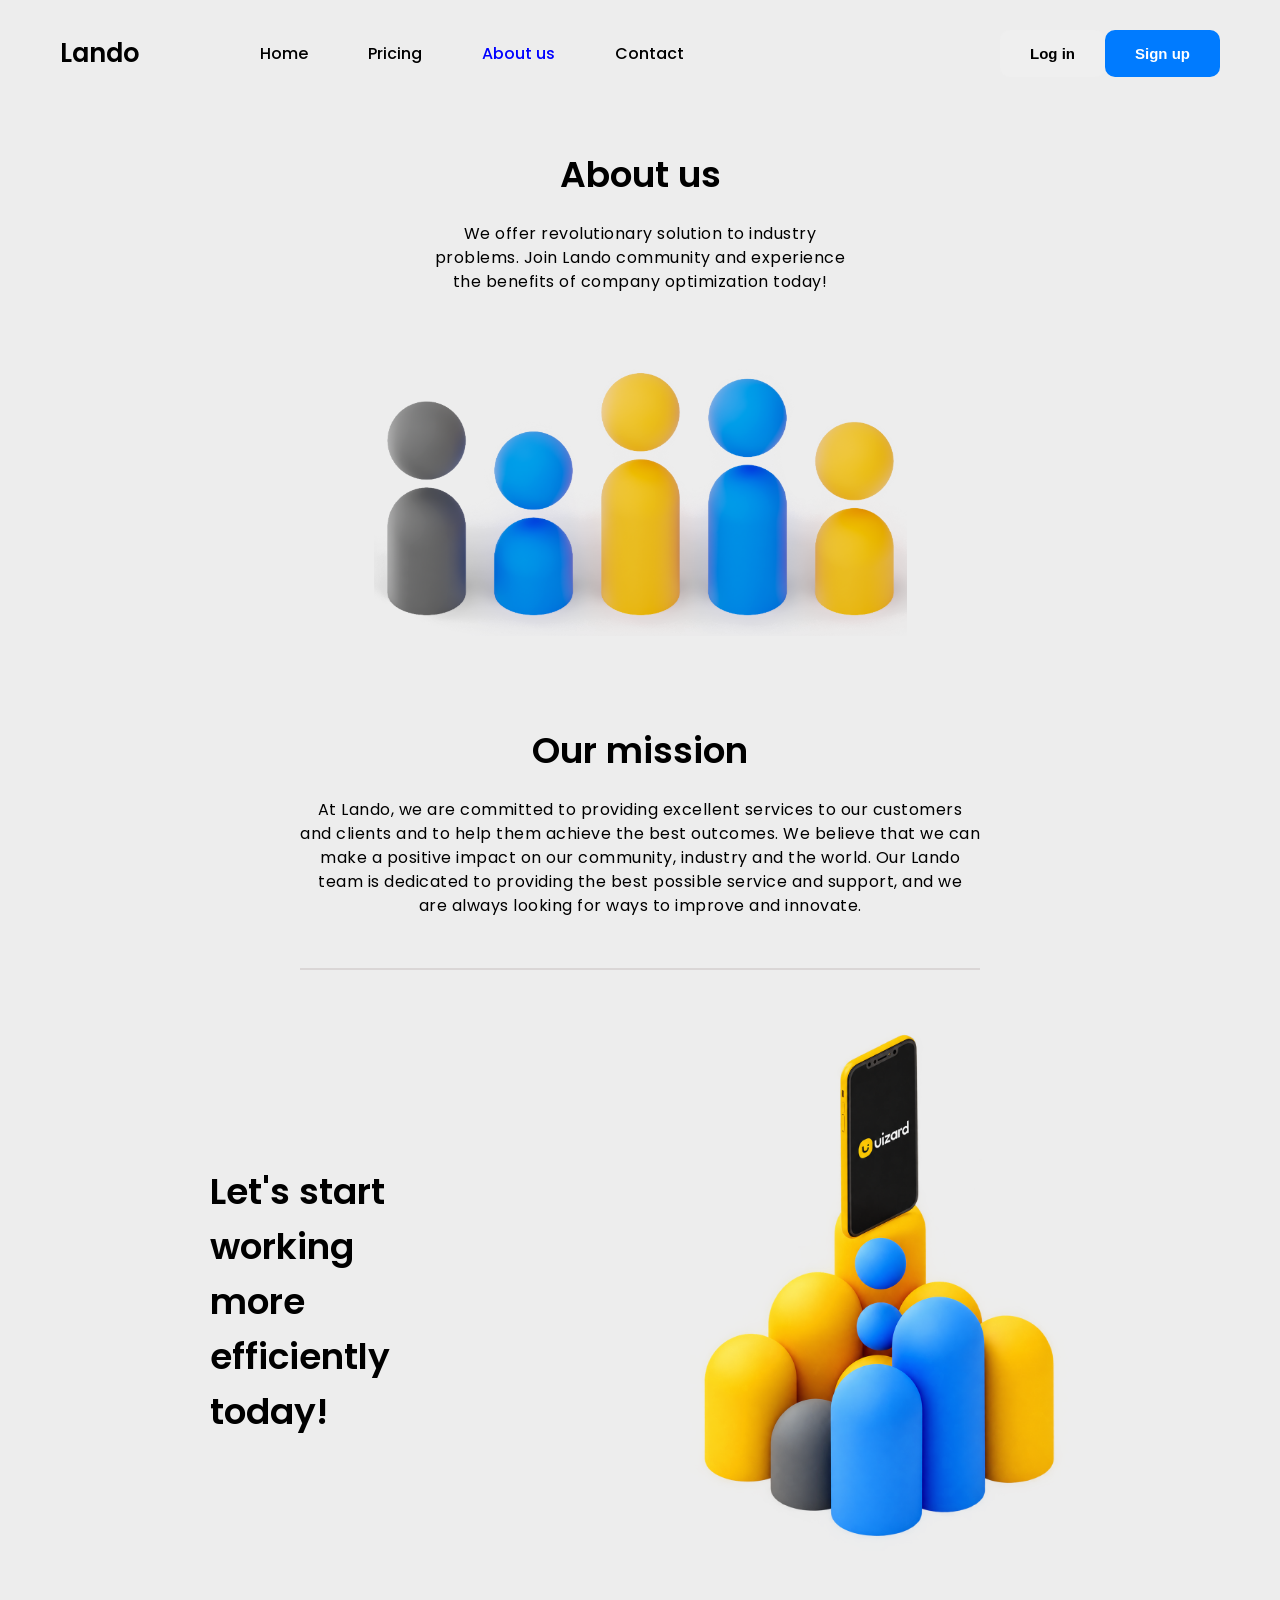
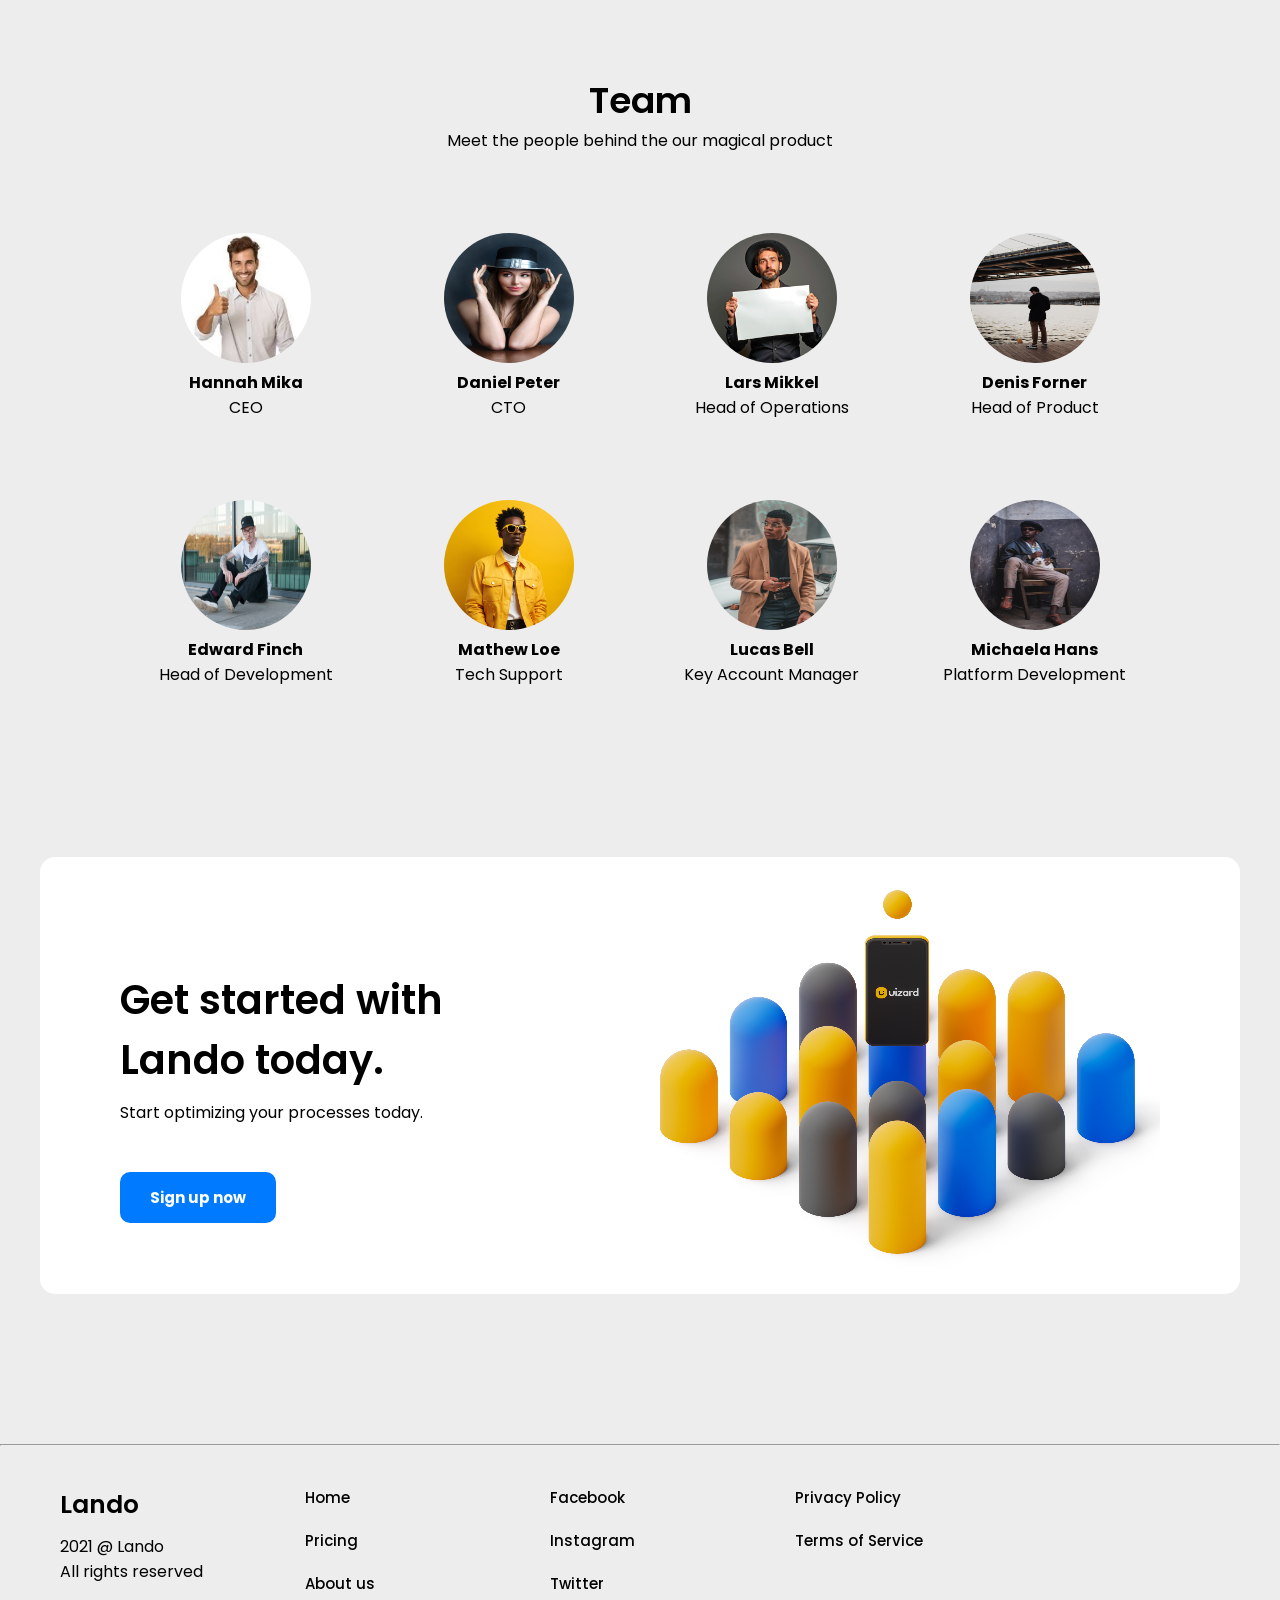
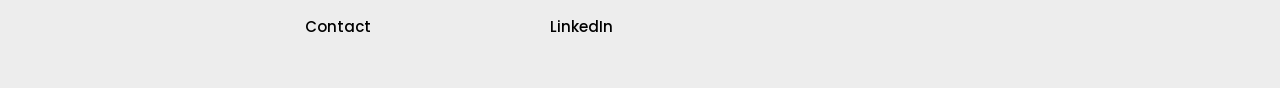
<file: pages/about.html>
<!doctype html>
<html lang="en">
  <head>
    <meta charset="UTF-8" />
    <meta name="viewport" content="width=device-width, initial-scale=1.0" />
    <title>Lando</title>
    <link rel="stylesheet" href="../css/style.css" />
    <link rel="stylesheet" href="../css/about.css" />
    <link
      rel="stylesheet"
      href="https://cdnjs.cloudflare.com/ajax/libs/font-awesome/6.5.1/css/all.min.css"
    />
  </head>
  <body>
    <header id="about-header">
      <nav class="container nav-section">
        <!--logo-->
        <div class="nav-left">
          <a class="logo" href="./index.html">Lando</a>
          <!--nav-links-->
          <ul class="nav-links">
            <li><a href="../index.html">Home</a></li>
            <li><a href="./pricing.html">Pricing</a></li>
            <li><a href="./about.html" class="active">About us</a></li>
            <li><a href="./contact.html">Contact</a></li>
          </ul>
        </div>
        <button class="harm-burger"><i class="fa-solid fa-bars"></i></button>
        <!--buttons-->
        <div class="btn-grp">
          <button class="btn btn1">Log in</button>
          <button class="btn btn2">Sign up</button>
        </div>
      </nav>
    </header>
    <main>
      <section id="about-section">
        <div class="container">
          <div class="about">
            <h3>About us</h3>
            <p>
              We offer revolutionary solution to industry<br />
              problems. Join Lando community and experience<br />
              the benefits of company optimization today!
            </p>
            <div class="about-img">
              <img
                src="../assets/images/Lando_people_only.png"
                alt="about-img"
                loading="lazy"
              />
            </div>
            <div class="mission">
              <h3>Our mission</h3>
              <p>
                At Lando, we are committed to providing excellent services to
                our customers<br />
                and clients and to help them achieve the best outcomes. We
                believe that we can<br />
                make a positive impact on our community, industry and the world.
                Our Lando<br />
                team is dedicated to providing the best possible service and
                support, and we<br />
                are always looking for ways to improve and innovate.
              </p>
              <div class="divider"></div>
            </div>
          </div>
        </div>
      </section>
      <!--About-section-2-->
      <section id="about-section-2">
        <div class="container">
          <div class="about-2">
            <div class="a-left">
              <h3>
                Let's start<br />
                working<br />
                more <br />efficiently<br />
                today!
              </h3>
            </div>
            <div class="a-right">
              <img
                src="../assets/images/Hero-img.png"
                alt="about-img"
                loading="lazy"
              />
            </div>
          </div>
        </div>
      </section>
      <!--Team-section-->
      <section id="about-team">
        <div class="container">
          <div class="team">
            <h3>Team</h3>
            <p>Meet the people behind the our magical product</p>
            <div class="photo-section">
              <div class="img-section">
                <img
                  class="i"
                  src="../assets/images/peoples/people-1.jpg"
                  alt="team-img"
                  loading="lazy"
                />
                <h4>Hannah Mika</h4>
                <p>CEO</p>
              </div>
              <div class="img-section">
                <img
                  class="i"
                  src="../assets/images/peoples/people-2.jpg"
                  alt="team-img"
                  loading="lazy"
                />
                <h4>Daniel Peter</h4>
                <p>CTO</p>
              </div>
              <div class="img-section">
                <img
                  class="i"
                  src="../assets/images/peoples/people-3.png"
                  alt="team-img"
                  loading="lazy"
                />
                <h4>Lars Mikkel</h4>
                <p>Head of Operations</p>
              </div>
              <div class="img-section">
                <img
                  class="i"
                  src="../assets/images/peoples/people-4.jpg"
                  alt="team-img"
                  loading="lazy"
                />
                <h4>Denis Forner</h4>
                <p>Head of Product</p>
              </div>
              <div class="img-section">
                <img
                  class="i"
                  src="../assets/images/peoples/people-5.jpg"
                  alt="team-img"
                  loading="lazy"
                />
                <h4>Edward Finch</h4>
                <p>Head of Development</p>
              </div>
              <div class="img-section">
                <img
                  class="i"
                  src="../assets/images/peoples/people-6.jpg"
                  alt="team-img"
                  loading="lazy"
                />
                <h4>Mathew Loe</h4>
                <p>Tech Support</p>
              </div>
              <div class="img-section">
                <img
                  class="i"
                  src="../assets/images/peoples/people-7.jpg"
                  alt="team-img"
                  loading="lazy"
                />
                <h4>Lucas Bell</h4>
                <p>Key Account Manager</p>
              </div>
              <div class="img-section">
                <img
                  class="i"
                  src="../assets/images/peoples/people.jpg"
                  alt="team-img"
                  loading="lazy"
                />
                <h4>Michaela Hans</h4>
                <p>Platform Development</p>
              </div>
            </div>
          </div>
        </div>
      </section>
      <!--last-feature-->
      <section id="last-feature-about">
        <div class="container last-feature about-last">
          <div class="left">
            <h3>
              Get started with <br />
              Lando today.
            </h3>
            <p>Start optimizing your processes today.</p>
            <div class="signup-link-btn">
              <a class="btn btn2">Sign up now</a>
            </div>
          </div>
          <div class="right">
            <img src="../assets/images/last-img.png" />
          </div>
        </div>
      </section>
      <hr />
    </main>
    <!--footer-section-->
    <footer id="footer">
      <div class="container footer-section">
        <div>
          <h4>Lando</h4>
          <p>2021 @ Lando</p>
          <p>All rights reserved</p>
        </div>
        <div class="first-col common">
          <a href="#">Home</a><a href="#">Pricing</a><a href="#">About us</a
          ><a href="#">Contact</a>
        </div>
        <div class="second-col common">
          <a href="#">Facebook</a><a href="#">Instagram</a><a href="">Twitter</a
          ><a href="#">LinkedIn</a>
        </div>
        <div class="third-col common">
          <a href="#">Privacy Policy</a>
          <a href="#">Terms of Service</a>
        </div>
      </div>
    </footer>
    <script src="../script/script.js"></script>
  </body>
</html>
</file>
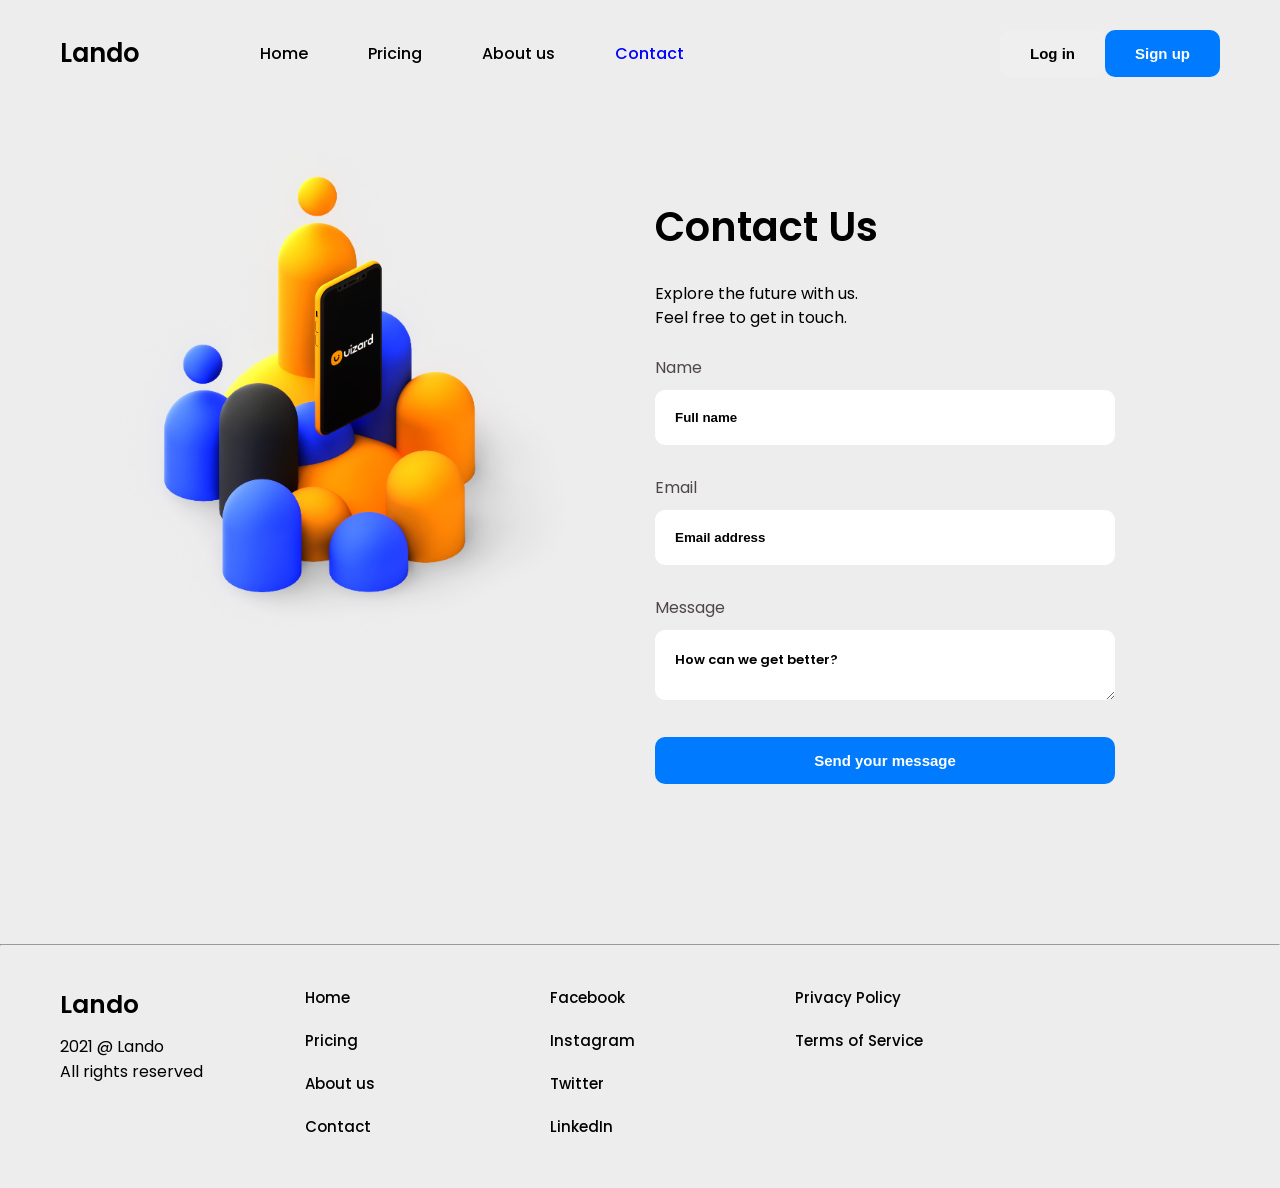
<file: pages/contact.html>
<!doctype html>
<html lang="en">
  <head>
    <meta charset="UTF-8" />
    <meta name="viewport" content="width=device-width, initial-scale=1.0" />
    <link rel="stylesheet" href="../css/style.css" />
    <link rel="stylesheet" href="../css/contact.css" />
    <link
      rel="stylesheet"
      href="https://cdnjs.cloudflare.com/ajax/libs/font-awesome/6.5.1/css/all.min.css"
    />
    <title>Lando</title>
  </head>
  <body>
    <header>
      <nav class="container nav-section">
        <!--logo-->
        <div class="nav-left">
          <a class="logo" href="./index.html">Lando</a>
          <!--nav-links-->
          <ul class="nav-links">
            <li><a href="../index.html">Home</a></li>
            <li><a href="./pricing.html">Pricing</a></li>
            <li><a href="./about.html">About us</a></li>
            <li><a href="./contact.html" class="active">Contact</a></li>
          </ul>
        </div>
        <button class="harm-burger"><i class="fa-solid fa-bars"></i></button>
        <!--buttons-->
        <div class="btn-grp">
          <button class="btn btn1">Log in</button>
          <button class="btn btn2">Sign up</button>
        </div>
      </nav>
    </header>
    <main>
      <section id="contact-header">
        <div class="container contact">
          <div class="c-left">
            <img
              src="../assets/images/Lando_Illustration.png"
              alt="lando-img"
              loading="lazy"
            />
          </div>
          <div class="c-right">
            <h3>Contact Us</h3>
            <p>Explore the future with us.<br />Feel free to get in touch.</p>
            <div class="form">
              <form class="form-section">
                <div>
                  <label class="label" for="name">Name</label><br />
                  <input
                    class="input"
                    type="text"
                    id="name"
                    placeholder="Full name"
                  />
                </div>
                <div>
                  <label class="label" for="email">Email</label><br />
                  <input
                    class="input"
                    type="email"
                    id="email"
                    placeholder="Email address"
                  />
                </div>
                <div>
                  <label class="label" for="message">Message</label><br />
                  <textarea
                    class="input"
                    type="text"
                    id="message"
                    placeholder="How can we get better?"
                  ></textarea>
                </div>
                <button class="btn btn2">Send your message</button>
              </form>
            </div>
          </div>
        </div>
      </section>
      <hr />
    </main>
    <!--Footer-section-->
    <footer id="footer-section">
      <div class="container footer-section">
        <div>
          <h4>Lando</h4>
          <p>2021 @ Lando</p>
          <p>All rights reserved</p>
        </div>
        <div class="first-col common">
          <a href="#">Home</a><a href="#">Pricing</a><a href="#">About us</a
          ><a href="#">Contact</a>
        </div>
        <div class="second-col common">
          <a href="#">Facebook</a><a href="#">Instagram</a><a href="">Twitter</a
          ><a href="#">LinkedIn</a>
        </div>
        <div class="third-col common">
          <a href="#">Privacy Policy</a>
          <a href="#">Terms of Service</a>
        </div>
      </div>
    </footer>
    <script src="../script/script.js"></script>
  </body>
</html>
</file>
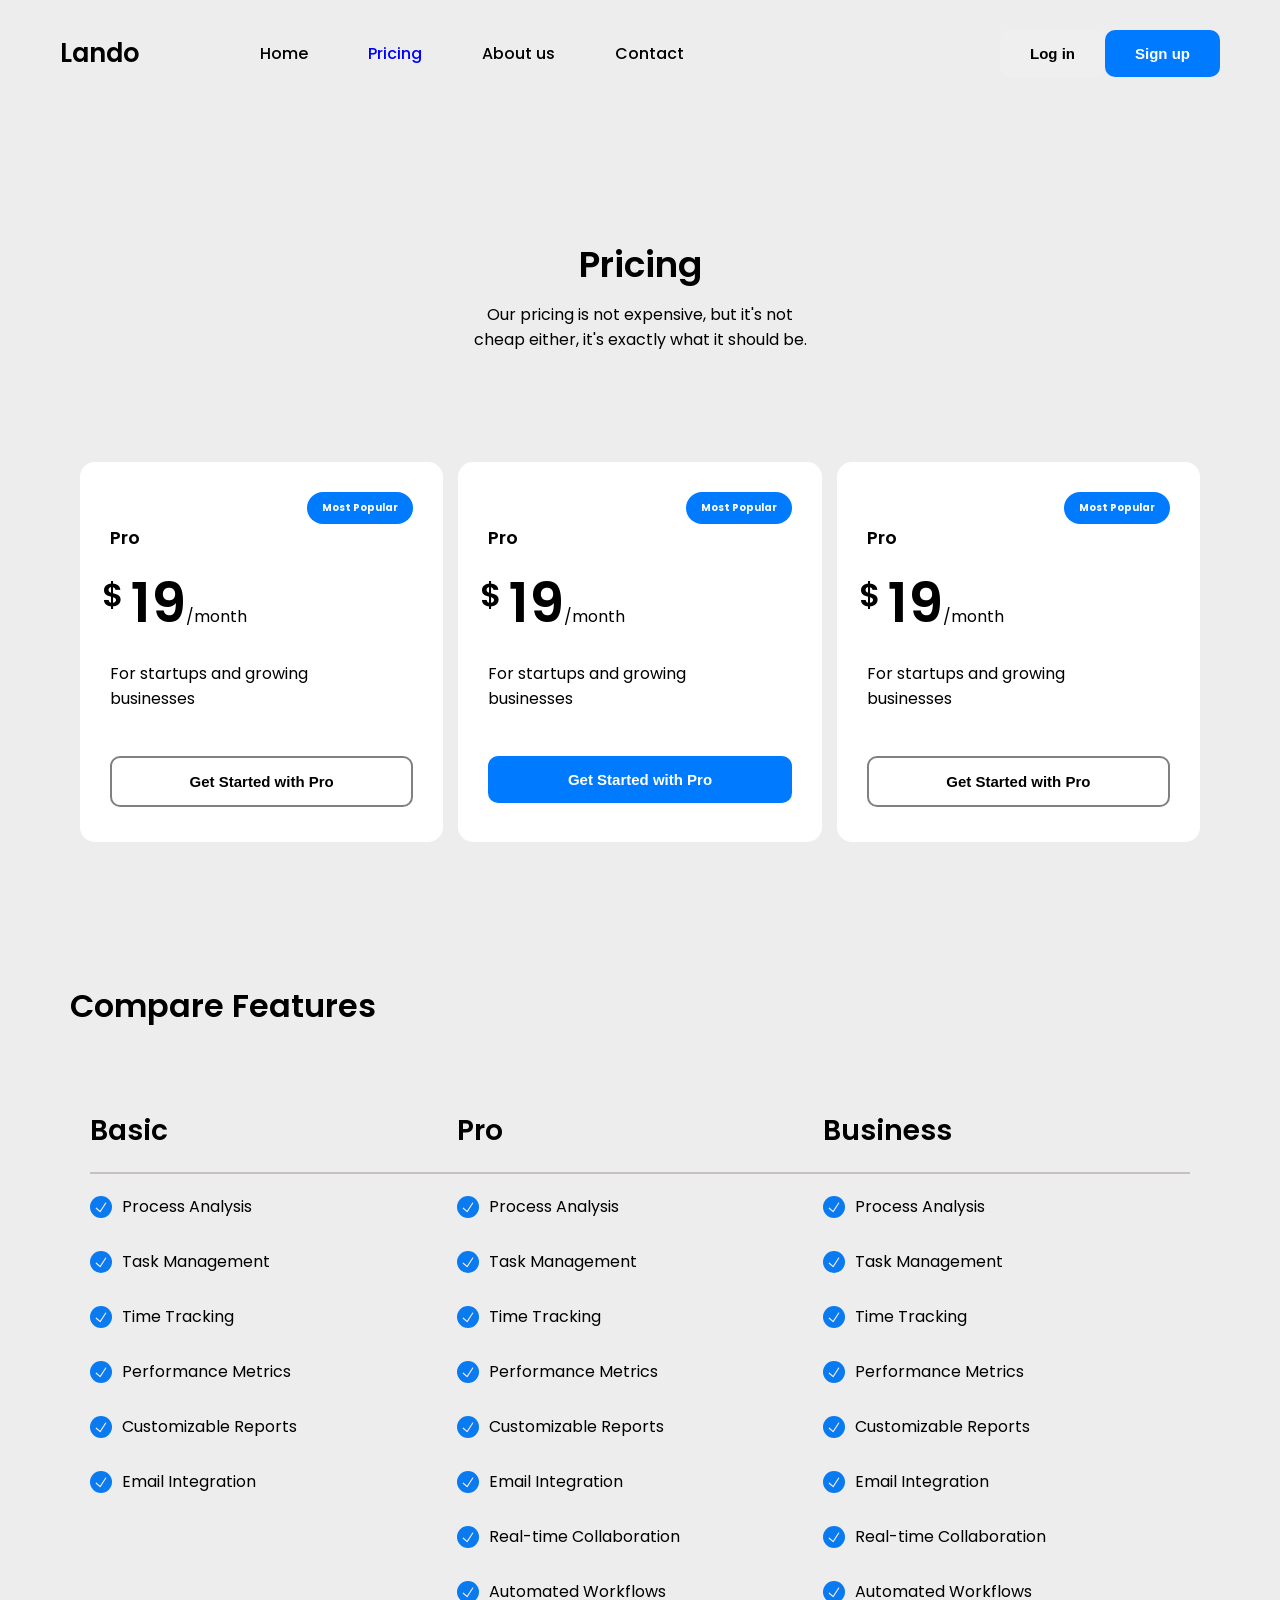
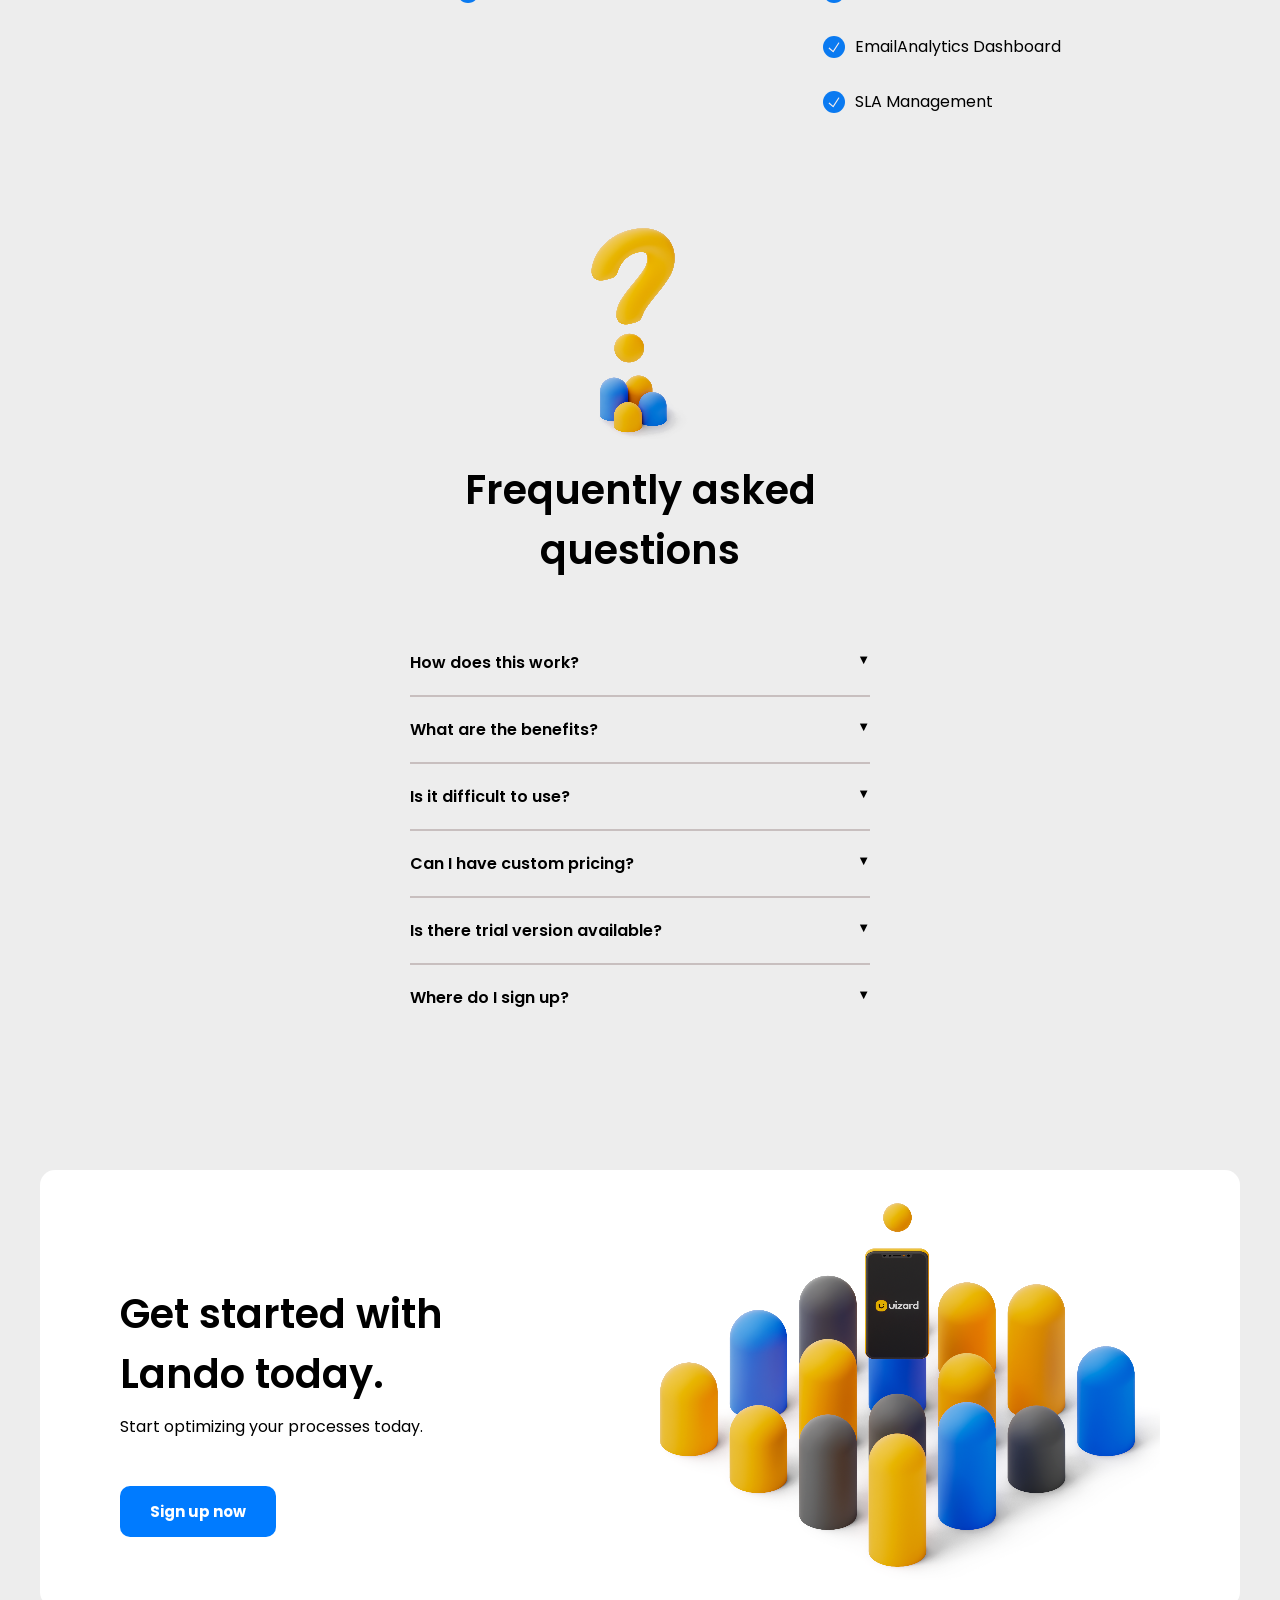
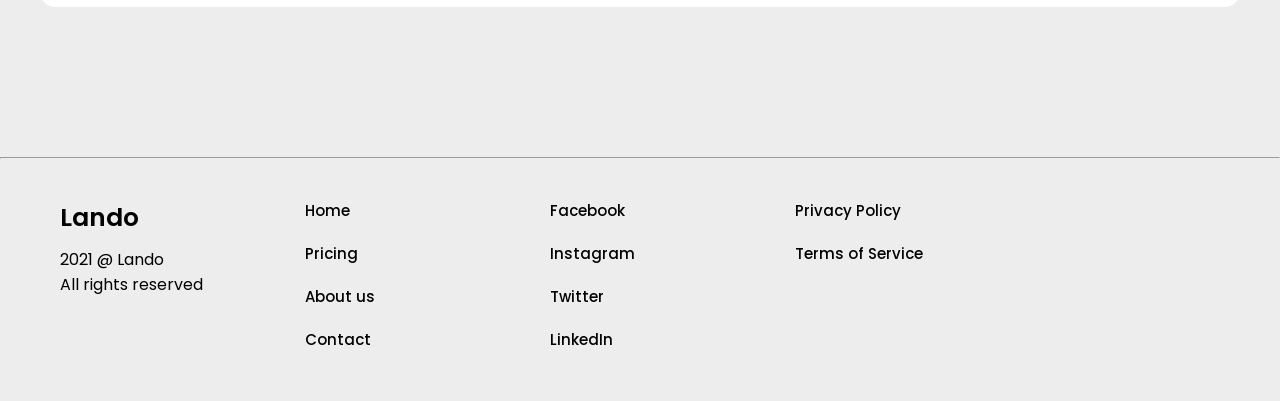
<file: pages/pricing.html>
<!doctype html>
<html lang="en">
  <head>
    <meta charset="UTF-8" />
    <meta name="viewport" content="width=device-width, initial-scale=1.0" />
    <link rel="stylesheet" href="../css/style.css" />
    <link rel="stylesheet" href="../css/price.css" />
    <link
      rel="stylesheet"
      href="https://cdnjs.cloudflare.com/ajax/libs/font-awesome/6.5.1/css/all.min.css"
    />
    <title>Lando</title>
  </head>
  <body>
    <header>
      <nav class="container nav-section">
        <!--logo-->
        <div class="nav-left">
          <a class="logo" href="./index.html">Lando</a>
          <!--nav-links-->
          <ul class="nav-links">
            <li><a href="../index.html">Home</a></li>
            <li><a href="./pricing.html" class="active">Pricing</a></li>
            <li><a href="./about.html">About us</a></li>
            <li><a href="./contact.html">Contact</a></li>
          </ul>
        </div>
        <button class="harm-burger"><i class="fa-solid fa-bars"></i></button>
        <!--buttons-->
        <div class="btn-grp">
          <button class="btn btn1">Log in</button>
          <button class="btn btn2">Sign up</button>
        </div>
      </nav>
    </header>
    <main>
      <!--Pricing-section-->
      <section id="pricing-section">
        <div class="container pricing">
          <div class="price-heading">
            <h3>Pricing</h3>
            <p class="para-2">
              Our pricing is not expensive, but it's not<br />
              cheap either, it's exactly what it should be.
            </p>
          </div>
          <div class="card-container">
            <div class="card">
              <div class="popular">
                <div><p>Most Popular</p></div>
              </div>
              <div class="para-section">
                <p class="subscription-name">Pro</p>
                <p class="subscription-amount">
                  <span class="symbol">$</span
                  ><span class="amount">19</span>/month
                </p>
                <p class="subscription-details">
                  For startups and growing<br />
                  businesses
                </p>
                <button class="btn3 btn btn-price">Get Started with Pro</button>
              </div>
            </div>
            <div class="card card-2">
              <div class="popular">
                <div><p>Most Popular</p></div>
              </div>
              <div class="para-section">
                <p class="subscription-name">Pro</p>
                <p class="subscription-amount">
                  <span class="symbol">$</span
                  ><span class="amount">19</span>/month
                </p>
                <p class="subscription-details">
                  For startups and growing<br />
                  businesses
                </p>
                <button class="btn2 btn btn-price">Get Started with Pro</button>
              </div>
            </div>
            <div class="card">
              <div class="popular">
                <div><p>Most Popular</p></div>
              </div>
              <div class="para-section">
                <p class="subscription-name">Pro</p>
                <p class="subscription-amount">
                  <span class="symbol">$</span
                  ><span class="amount">19</span>/month
                </p>
                <p class="subscription-details">
                  For startups and growing<br />
                  businesses
                </p>
                <button class="btn3 btn btn-price">Get Started with Pro</button>
              </div>
            </div>
          </div>
        </div>
      </section>
      <!--Features-->
      <section id="feature-section">
        <div class="container compare-feature">
          <h3>Compare Features</h3>
          <div class="grid-section">
            <div>
              <h3>Basic</h3>
              <p class="divider-2"></p>
              <div class="special-feature">
                <div class="special">
                 <div class="icon-section"><img src="../assets/icons/icons8-tick.svg" alt="icon-img" loading="lazy"/></div>
                  <p>Process Analysis</p>
                </div>
                <div class="special">
                  <div class="icon-section"><img src="../assets/icons/icons8-tick.svg" alt="icon-img" loading="lazy"/></div>
                  <p>Task Management</p>
                </div>
                <div class="special">
                 <div class="icon-section"><img src="../assets/icons/icons8-tick.svg" alt="icon-img" loading="lazy"/></div>
                  <p>Time Tracking</p>
                </div>
                <div class="special">
                  <div class="icon-section"><img src="../assets/icons/icons8-tick.svg" alt="icon-img" loading="lazy"/></div>
                  <p>Performance Metrics</p>
                </div>
                <div class="special">
                 <div class="icon-section"><img src="../assets/icons/icons8-tick.svg" alt="icon-img" loading="lazy"/></div>
                  <p>Customizable Reports</p>
                </div>
                <div class="special">
                  <div class="icon-section"><img src="../assets/icons/icons8-tick.svg" alt="icon-img" loading="lazy"/></div>
                  <p>Email Integration</p>
                </div>
              </div>
            </div>
            <div>
              <h3>Pro</h3>
              <p class="divider-2"></p>
              <div class="special-feature">
                <div class="special">
                  <div class="icon-section"><img src="../assets/icons/icons8-tick.svg" alt="icon-img" loading="lazy"/></div>
                  <p>Process Analysis</p>
                </div>
                <div class="special">
                 <div class="icon-section"><img src="../assets/icons/icons8-tick.svg" alt="icon-img" loading="lazy"/></div>
                  <p>Task Management</p>
                </div>
                <div class="special">
                 <div class="icon-section"><img src="../assets/icons/icons8-tick.svg" alt="icon-img" loading="lazy"/></div>
                  <p>Time Tracking</p>
                </div>
                <div class="special">
                  <div class="icon-section"><img src="../assets/icons/icons8-tick.svg" alt="icon-img" loading="lazy"/></div>
                  <p>Performance Metrics</p>
                </div>
                <div class="special">
                 <div class="icon-section"><img src="../assets/icons/icons8-tick.svg" alt="icon-img" loading="lazy"/></div>
                  <p>Customizable Reports</p>
                </div>
                <div class="special">
                 <div class="icon-section"><img src="../assets/icons/icons8-tick.svg" alt="icon-img" loading="lazy"/></div>
                  <p>Email Integration</p>
                </div>
                <div class="special">
                  <div class="icon-section"><img src="../assets/icons/icons8-tick.svg" alt="icon-img" loading="lazy"/></div>
                  <p>Real-time Collaboration</p>
                </div>
                <div class="special">
                  <div class="icon-section"><img src="../assets/icons/icons8-tick.svg" alt="icon-img" loading="lazy"/></div>
                  <p>Automated Workflows</p>
                </div>
              </div>
            </div>
            <div>
              <h3>Business</h3>
              <p class="divider-2"></p>
              <div class="special-feature">
                <div class="special">
                  <div class="icon-section"><img src="../assets/icons/icons8-tick.svg" alt="icon-img" loading="lazy"/></div>
                  <p>Process Analysis</p>
                </div>
                <div class="special">
                  <div class="icon-section"><img src="../assets/icons/icons8-tick.svg" alt="icon-img" loading="lazy"/></div>
                  <p>Task Management</p>
                </div>
                <div class="special">
                  <div class="icon-section"><img src="../assets/icons/icons8-tick.svg" alt="icon-img" loading="lazy"/></div>
                  <p>Time Tracking</p>
                </div>
                <div class="special">
                 <div class="icon-section"><img src="../assets/icons/icons8-tick.svg" alt="icon-img" loading="lazy"/></div>
                  <p>Performance Metrics</p>
                </div>
                <div class="special">
                  <div class="icon-section"><img src="../assets/icons/icons8-tick.svg" alt="icon-img" loading="lazy"/></div>
                  <p>Customizable Reports</p>
                </div>
                <div class="special">
                 <div class="icon-section"><img src="../assets/icons/icons8-tick.svg" alt="icon-img" loading="lazy"/></div>
                  <p>Email Integration</p>
                </div>
                <div class="special">
                  <div class="icon-section"><img src="../assets/icons/icons8-tick.svg" alt="icon-img" loading="lazy"/></div>
                  <p>Real-time Collaboration</p>
                </div>
                <div class="special">
                  <div class="icon-section"><img src="../assets/icons/icons8-tick.svg" alt="icon-img" loading="lazy"/></div>
                  <p>Automated Workflows</p>
                </div>
                <div class="special">
                 <div class="icon-section"><img src="../assets/icons/icons8-tick.svg" alt="icon-img" loading="lazy"/></div>
                  <p>EmailAnalytics Dashboard</p>
                </div>
                <div class="special">
                  <div class="icon-section"><img src="../assets/icons/icons8-tick.svg" alt="icon-img" loading="lazy"/></div>
                  <p>SLA Management</p>
                </div>
              </div>
            </div>
          </div>
        </div>
      </section>
      <!--Faq-section-->
      <section id="faq-section">
        <div class="container faq-section">
          <div>
            <img src="../assets/images/question_mark_icon.png" alt="faq-image" loading="lazy"/>
          </div>
          <div>
            <h3>Frequently asked<br>questions</h3>
            <div class="faqs">
              <div class="qa-section">
                 <p>How does this work?</p>
              <p class="dropdown">▼</p>
              </div>
              <div class="divider-2"></div>
              <div class="qa-section">
                 <p>What are the benefits?</p>
              <p class="dropdown">▼</p>
              </div>
              <div class="divider-2"></div>
              <div class="qa-section">
                 <p>Is it difficult to use?</p>
              <p class="dropdown">▼</p>
              </div>
              <div class="divider-2"></div>
              <div class="qa-section">
                 <p>Can I have custom pricing?</p>
              <p class="dropdown">▼</p>
              </div>
              <div class="divider-2"></div>
              <div class="qa-section">
                 <p>Is there trial version available?</p>
              <p class="dropdown">▼</p>
              </div>
              <div class="divider-2"></div>
              <div class="qa-section">
                 <p>Where do I sign up?</p>
              <p class="dropdown">▼</p>
              </div>
            </div>
          </div>
        </div>
        </div>
      </section>
      <!--last-feature-->
      <section id="last-feature-pricing">
        <div class="container last-feature">
          <div class="left">
            <h3>
              Get started with <br />
              Lando today.
            </h3>
            <p>Start optimizing your processes today.</p>
            <div class="signup-link-btn">
              <a class="btn btn2">Sign up now</a>
            </div>
          </div>
          <div class="right">
            <img src="../assets/images/last-img.png" alt="feature-img" loading="lazy"/>
          </div>
        </div>
      </section>
       <hr />
    </main>
      <!--footer-section-->
      <footer id="footer-section-pricing">
        <div class="container footer-section">
          <div>
            <h4>Lando</h4>
            <p>2021 @ Lando</p>
            <p>All rights reserved</p>
          </div>
          <div class="first-col common">
            <a href="#">Home</a><a href="#">Pricing</a><a href="#">About us</a
            ><a href="#">Contact</a>
          </div>
          <div class="second-col common">
            <a href="#">Facebook</a><a href="#">Instagram</a
            ><a href="">Twitter</a><a href="#">LinkedIn</a>
          </div>
          <div class="third-col common">
            <a href="#">Privacy Policy</a>
            <a href="#">Terms of Service</a>
          </div>
        </div>
      </footer>
    <script src="../script/script.js"></script>
  </body>
</html>
</file>
<file: css/style.css>
@import url("https://fonts.googleapis.com/css2?family=Inter:opsz,wght@14..32,700&family=Poppins:ital,wght@0,100;0,200;0,300;0,400;0,500;0,600;0,700;0,800;0,900;1,100;1,200;1,300;1,400;1,500;1,600;1,700;1,800;1,900&display=swap");
* {
  padding: 0;
  margin: 0;
  box-sizing: border-box;
}

body {
  font-family: "Poppins", sans-serif;
  background-color: #ededed;
}
section {
  margin-bottom: 10px;
}
.container {
  width: 100%;
  max-width: 1200px;
  margin: 0 auto;
  padding-inline: 20px;
}
.nav-section {
  display: flex;
  justify-content: space-between;
  align-items: center;
  margin-top: 30px;
}
.nav-links {
  display: flex;
  gap: 60px;
  align-items: center;
}
.nav-links li {
  list-style: none;
  font-weight: 500;
}
a {
  text-decoration: none;
  color: black;
}
.nav-left {
  display: flex;
  align-items: center;
  gap: 120px;
}
.btn-grp {
  display: flex;
  align-items: center;
}
.btn {
  padding: 15px 30px;
  border: none;
  border-radius: 10px;
  font-weight: bold;
  font-size: 15px;
  cursor: pointer;
}

.btn2 {
  background-color: #007bff;
  color: white;
}
.logo {
  font-size: 1.6rem;
  font-weight: 600;
}
.active {
  color: blue;
}
.harm-burger {
  display: none;
}
.nav-links li a:hover {
  color: blue;
}
/*Hero section */

.section {
  margin-top: 10px;
}
.hero {
  display: flex;
  gap: 10%;
  align-items: center;
  padding: 20px;
}
.h-left {
  flex: 1;
  margin-top: 100px;
}
.h-right {
  margin-top: 20px;
  flex: 1;
  display: flex;
  justify-content: center;
  align-items: center;
}
.h-right img {
  max-width: 380px;
  width: 100%;
  height: auto;
}
.h-left > h1 {
  font-size: 60px;
  font-weight: 600;
  line-height: 1.15;
  letter-spacing: -1.5px;
}
.para {
  margin-top: 20px;
  letter-spacing: 0.5px;
  font-size: 18px;
  line-height: 1.5;
}
.first-p {
  margin-bottom: 15px;
  color: gray;
  letter-spacing: 1px;
  font-weight: 600;
  font-size: 14px;
}
.nxt-grp {
  margin-top: 35px;
  gap: 20px;
}
.btn3 {
  background-color: transparent;
  border: 2px solid gray;
}

/*Partners-sections*/
.partner-section {
  text-align: center;
  margin-top: 70px;
  padding: 20px;
}
.logo-grp {
  display: flex;
  justify-content: center;
  align-items: center;
  gap: 40px;
  margin-top: 25px;
}
.logo-grp p {
  font-weight: bold;
  font-size: 28px;
  color: gray;
}
.partner-section p {
  font-weight: 600;
}

/*Intro-section*/

.intro-section {
  display: flex;
  position: relative;
  background-color: #ffffff;
  margin-top: 200px;
  padding: 20px;
  border-radius: 15px;
  z-index: 1;
  box-shadow: 0 10px 25px rgba(0, 0, 0, 0.08);
  align-items: center;
}

.after::after {
  content: "";
  position: absolute;
  width: 96%;
  height: 20px;
  left: 2%;
  bottom: -20px;
  background-color: #f7f7f7;
  border-radius: 0 0 15px 15px;

  z-index: -1;
}
.intro-left {
  flex: 1;
  padding: 0 70px;
}
.intro-right {
  flex: 1;
}
.intro-right img {
  max-width: 450px;
  width: 100%;
  position: relative;
  top: -65px;
}
.intro-left h3 {
  font-size: 48px;
  font-weight: 600;
  line-height: 3.8rem;
}
.btn4 {
  margin-top: 40px;
}
.btn {
  transition: translateY 0.15s ease;
  cursor: pointer;
}

.btn:active {
  transform: translateY(2px);
}

/*Features*/

.feature-section {
  margin-top: 150px;
  display: flex;
  gap: 15px;
}
.feature-left {
  flex: 1;
}
.feature-left img {
  margin-top: 55px;
  max-width: 646px;
  height: auto;
  width: 100%;
}
.feature-right {
  flex: 1;
  margin-top: 120px;
  display: flex;
  flex-direction: column;
  gap: 25px;
}
.para-1 {
  color: gray;
}
h3 {
  font-size: 36px;
  font-weight: 600;
}
/* feature-right*/

.feature-2 {
  margin-top: 150px;
  display: flex;
  justify-content: center;
  gap: 70px;
  padding: 20px;
}
.f-left {
  flex: 1;
  margin-top: 50px;
  display: flex;
  flex-direction: column;
  gap: 20px;
  padding: 15px 20px;
}
.f-right {
  flex: 1;
}
.signup-link-btn {
  transition: all 0.15s ease;
  cursor: pointer;
}

.signup-link-btn:active {
  transform: translateY(2px);
}

.btn2:hover {
  background-color: #0056b3;
}
.btn3:hover {
  background-color: #007bff;
  color: #ffffff;
  border-color: #007bff;
}

/* community-section*/

.community {
  display: grid;
  grid-template-columns: repeat(2, 1fr);
  background-color: #ffffff;
  margin-bottom: 40px;
  border-radius: 15px;
  margin-top: 200px;
  padding: 40px 80px 60px 80px;
  gap: 60px;
  position: relative;
}
.c-content img {
  margin-top: -220px;
}
.c-right {
  margin-top: 80px;
  display: flex;
  flex-direction: column;
  justify-content: flex-start;
  gap: 25px;
}
.c-content h3 {
  font-size: 40px;
  margin-top: 45px;
  margin-bottom: 15px;
}
.c-content button {
  margin-top: 25px;
}
.c-right h4 {
  font-size: 30px;
  margin-bottom: 15px;
}

.c-right p {
  font-size: 16px;
  line-height: 1.5;
}
.divider {
  width: 100%;
  height: 2px;
  background-color: rgb(218, 214, 214);
}
.c-content::after {
  content: "";
  width: 96%;
}

/* testimonials*/
.testimonials {
  padding: 20px;
  margin-top: 150px;
}
.testimonials-content p {
  margin-top: 15px;
}
.testimonials-content {
  text-align: center;
}

.card-section {
  margin-top: 40px;
  padding: 20px;
  display: grid;
  grid-template-columns: repeat(3, 1fr);
  gap: 40px;
}
.box {
  padding: 30px;
  text-align: center;
  display: flex;
  flex-direction: column;
  gap: 15px;
  background-color: #ffffff;
  border-radius: 15px;
}
.star {
  color: blue;
}
.box h5 {
  font-size: 18px;
  font-weight: 600;
}

/* last-feature section*/
.last-feature {
  background-color: #ffffff;
  padding: 20px 80px;
  margin-top: 120px;
  border-radius: 15px;
  display: flex;
  align-items: center;
}
.left {
  flex: 1;
  margin-top: 30px;
}
.right {
  flex: 1;
}
.left h3 {
  font-size: 40px;
  font-weight: 600;
}
.left p {
  margin-top: 10px;
}
.signup-link-btn {
  margin-top: 60px;
}
/* hr*/
hr {
  height: 0.2px;
  background-color: rgb(196, 190, 190);
  margin-top: 150px;
}

/* footer-section*/
.footer-section {
  margin-top: 20px;
  padding-top: 20px;
  display: grid;
  grid-template-columns: repeat(4, minmax(0, 245px));
  padding-bottom: 50px;
}

.common {
  display: flex;
  flex-direction: column;
  gap: 20px;
  font-size: 15px;
  font-weight: 500;
  color: gray;
}
.footer-section h4 {
  font-size: 25px;
  font-weight: 600;
  margin-bottom: 10px;
}
.footer-section a:hover {
  color: blue;
}

@media (max-width: 768px) {
  .harm-burger {
    display: block;
    border: none;
    background-color: transparent;
    font-size: 24px;
    cursor: pointer;
    color: #1a1a1a;
    padding: 6px;
    z-index: 1001;
  }
  .nav-left {
    gap: 0;
  }
  .nav-links {
    display: none;
    position: absolute;
    top: 80px;
    left: 0;
    width: 100%;
    background-color: #ffffff;
    flex-direction: column;
    justify-content: center;
    align-items: center;
    gap: 30px;
    padding: 16px 20px;
    border-radius: 12px;
    box-shadow: 0 10px 25px rgba(0, 0, 0, 0.1);
    z-index: 1000;
  }
  .nav-links.active {
    display: flex;
  }
  .nav-links li {
    list-style: none;
  }
  .nav-links li a {
    display: inline-block;
    padding: 6px 10px;
    font-size: 15px;
    font-weight: 500;
    color: #1a1a1a;
    transition: color 0.2s ease;
  }
  .nav-links li a:hover {
    color: #007bff;
  }
  .btn-grp {
    display: none;
  }
  .hero {
    flex-direction: column;
    text-align: center;
    gap: 35px;
    padding: 20px 10px;
    margin-top: 50px;
  }
  .h-left {
    margin-top: 30px;
    display: flex;
    flex-direction: column;
    align-items: center;
  }
  .h-left > h1 {
    font-size: 40px;
    line-height: 1.2;
    max-width: 600px;
    width: 100%;
    margin-top: 20px;
  }
  .para {
    font-size: 16px;
    max-width: 480px;
    margin-top: 15px;
  }
  .nxt-grp {
    justify-content: center;
  }
  .h-right img {
    max-width: 320px;
    width: 100%;
  }

  /* Partners Section */
  .logo-grp {
    flex-wrap: wrap;
    gap: 30px;
    margin-top: 30px;
  }
  .logo-grp p {
    font-size: 24px;
  }

  /* Intro Section */
  .intro-section {
    margin-top: 100px;
    padding: 30px;
    gap: 40px;
  }
  .intro-left {
    padding: 0 20px;
  }
  .intro-left h3 {
    font-size: 36px;
    line-height: 1.2;
  }
  .intro-right img {
    max-width: 320px;
    width: 100%;
    top: 0;
  }

  /* Feature Sections */
  .feature-section {
    margin-top: 100px;
    gap: 30px;
  }
  .feature-left img {
    max-width: 320px;
    width: 100%;
    margin-top: 0;
  }
  .feature-right {
    margin-top: 30px;
  }

  .feature-2 {
    margin-top: 100px;
    gap: 30px;
    padding: 10px;
  }
  .f-left {
    margin-top: 0;
    padding: 10px;
  }
  .f-right img {
    max-width: 320px;
    width: 100%;
  }

  /* Community Section */
  .community {
    margin-top: 180px;
    padding: 40px;
    gap: 40px;
  }
  .c-content img {
    max-width: 280px;
    margin-top: -100px;
    width: 100%;
  }
  .c-content h3 {
    font-size: 32px;
  }
  .c-right {
    margin-top: 20px;
  }

  /* Testimonials Section */
  .testimonials {
    margin-top: 100px;
  }
  .card-section {
    grid-template-columns: repeat(2, 1fr);
    gap: 25px;
  }

  /* Last Feature Section */
  .last-feature {
    margin-top: 100px;
    padding: 40px;
    gap: 40px;
  }
  .left h3 {
    font-size: 32px;
  }
  .right img {
    max-width: 300px;
    width: 100%;
  }

  /* Footer Section */
  .footer-section {
    grid-template-columns: repeat(2, 1fr);
    gap: 30px;
  }
  .footer-section > div:first-child {
    grid-column: 1 / -1;
  }
  .common {
    margin-top: 30px;
  }
}

@media (max-width: 576px) {
  /*hero-section*/
  .hero {
    flex-direction: column;
    text-align: center;
    gap: 30px;
    padding: 10px;
  }
  .h-left {
    margin-top: 20px;
    margin-bottom: 0;
    display: flex;
    flex-direction: column;
    align-items: center;
  }
  .h-left > h1 {
    font-size: 34px;
    line-height: 1.25;
    letter-spacing: 0;
    width: 100%;
  }
  .para {
    font-size: 15px;
    margin-top: 12px;
    line-height: 1.5;
  }
  .nxt-grp {
    margin-top: 25px;
    gap: 12px;
    justify-content: center;
    flex-wrap: wrap;
    width: 100%;
  }
  .h-right img {
    max-width: 270px;
    width: 100%;
  }
  /*partner-section*/
  .logo-grp {
    flex-wrap: wrap;
    margin-top: 100px;
  }

  /*intro-section*/

  .intro-section {
    margin-top: 100px;
    flex-direction: column;
    gap: 150px;
    padding: 50px 0;
  }
  .intro-right img {
    max-width: 270px;
    width: 100%;
  }

  .intro-left h3 {
    font-size: 40px;
    line-height: 1.2;
  }
  /*Feature-section*/
  .feature-section {
    flex-direction: column;
    justify-content: center;
    align-items: center;
  }
  .feature-left img {
    max-width: 370px;
    width: 100%;
  }
  /* feature-section-2*/
  .feature-2 {
    flex-direction: column;
    padding: 0;
    gap: 30px;
  }
  .f-right img {
    max-width: 270px;
    width: 100%;
  }

  /*community-section*/
  .community {
    grid-template-columns: repeat(1, 1fr);
    padding: 30px 20px;
  }
  .c-content img {
    width: 100%;
    max-width: 370px;
    margin-top: -150px;
  }

  /*Testimonials-section*/
  .card-section {
    grid-template-columns: repeat(1, 1fr);
  }

  /*last-feature*/
  .last-feature {
    flex-direction: column;
    gap: 150px;
    align-items: flex-start;
    width: 90%;
    padding: 30px 20px;
  }

  .right img {
    width: 100%;
    max-width: 370px;
  }
  .left h3 {
    font-size: 30px;
  }
}

@media (max-width: 375px) {
  /*hero-section*/
  .h-left > h1 {
    font-size: 28px;
    line-height: 1.25;
  }
  .para {
    font-size: 14px;
  }
  .btn-grp {
    flex-direction: column;
    align-items: center;
    width: 100%;
  }
  .btn {
    width: 100%;
  }
  .h-right {
    width: 100%;
    max-width: 200px;
  }

  /*intro-section*/
  .intro-left h3 {
    font-size: 30px;
    line-height: 1.2;
  }
  .intro-right img {
    max-width: 200px;
    width: 100%;
  }

  /*feature-right*/
  .feature-right h3 {
    font-size: 24px;
  }
  /*feature-2*/
  .feature-2 {
    margin-top: 10px;
  }
  .f-left h3 {
    font-size: 24px;
  }
  .f-right {
    display: flex;
    justify-content: center;
  }
  .f-right img {
    width: 100%;
    max-width: 200px;
  }
  /*community*/

  .c-content h3 {
    font-size: 24px;
  }

  /*last-feature*/
  .left h3 {
    font-size: 30px;
  }
  .signup-link-btn {
    width: 100%;
  }
  .signup-link-btn {
    text-align: center;
  }
  .a-btn {
    display: block;
  }
}
</file>
<file: css/about.css>
.about {
  display: flex;
  flex-direction: column;
  justify-content: center;
  align-items: center;
  text-align: center;
  margin-top: 50px;
  padding: 20px;
}
.about p {
  margin-top: 20px;
  line-height: 1.5rem;
  letter-spacing: 0.5px;
}
.about-img {
  margin-top: 70px;
}
.about-img img {
  width: 65%;
}
.mission {
  margin-top: 60px;
  padding: 20px;
}
.mission p {
  margin-bottom: 50px;
}
.about-2 {
  display: flex;
  align-items: center;
  justify-content: space-around;
}
.a-right img {
  width: 380px;
  height: auto;
  margin-bottom: 25px;
}
.team {
  display: flex;
  flex-direction: column;
  justify-content: center;
  align-items: center;
  margin-top: 70px;
  padding: 20px;
}
.photo-section {
  display: grid;
  grid-template-columns: repeat(4, 1fr);
  text-align: center;
  margin-top: 50px;
  gap: 80px;
  padding: 30px;
}
.i {
  border-radius: 100%;
  width: 130px;
  height: 130px;
}

@media (max-width: 768px) {
  .about {
    margin-top: 40px;
    padding: 15px;
  }
  .about-img {
    margin-top: 40px;
  }
  .about-img img {
    width: 80%;
  }
  .mission {
    margin-top: 40px;
    padding: 15px;
  }
  .about-2 {
    gap: 30px;
    padding: 20px 10px;
  }
  .a-left h3 {
    font-size: 32px;
    line-height: 1.3;
  }
  .a-right img {
    width: 280px;
    height: auto;
    margin-bottom: 15px;
  }
  .team {
    margin-top: 50px;
    padding: 15px;
  }
  .photo-section {
    grid-template-columns: repeat(3, 1fr);
    gap: 70px;
    padding: 20px 10px;
  }
  .i {
    width: 110px;
    height: 110px;
  }
}
@media (max-width: 576px) {
  .about {
    margin-top: 30px;
    padding: 10px;
  }
  .about h3 {
    font-size: 28px;
  }
  .about p {
    font-size: 15px;
    line-height: 1.6;
    letter-spacing: 0;
  }
  .about-img {
    margin-top: 30px;
  }
  .about-img img {
    width: 95%;
  }
  .mission {
    margin-top: 30px;
    padding: 10px;
  }
  .mission p {
    font-size: 14px;
    line-height: 1.6;
    margin-bottom: 25px;
  }
  .about-2 {
    flex-direction: column;
    text-align: center;
    gap: 35px;
    margin-top: 40px;
  }
  .a-left h3 {
    font-size: 28px;
    line-height: 1.3;
  }
  .a-right img {
    max-width: 250px;
    width: 100%;
    margin-bottom: 0;
  }
  .team {
    margin-top: 40px;
    padding: 10px;
  }
  .team h3 {
    font-size: 28px;
  }
  .photo-section {
    grid-template-columns: repeat(2, 1fr);
    gap: 30px;
    padding: 15px 5px;
    margin-top: 30px;
  }
  .i {
    width: 90px;
    height: 90px;
  }
}
@media (max-width: 375px) {
  .about h3 {
    font-size: 24px;
  }
  .about p,
  .mission p {
    font-size: 13.5px;
  }
  .about-img img {
    width: 100%;
  }
  .a-left h3 {
    font-size: 24px;
  }
  .a-right img {
    max-width: 200px;
  }
  .photo-section {
    grid-template-columns: repeat(2, 1fr);
    gap: 20px;
  }
  .i {
    width: 75px;
    height: 75px;
  }
  .img-section p {
    font-size: 13px;
  }
}
</file>
<file: css/contact.css>
.contact {
  display: grid;
  grid-template-columns: repeat(2, 1fr);
  padding: 10px;
  margin-top: 30px;
  margin-bottom: 100px;
  gap: 30px;
}

.input {
  border: none;
  padding: 20px;
  outline: none;
  width: 100%;
  border-radius: 10px;
}
input:focus {
  outline: 2px solid blue;
}

.form-section {
  display: flex;
  flex-direction: column;
  gap: 30px;
}
input,
textarea {
  margin-top: 10px;
}
label {
  color: rgb(78, 71, 71);
}
input::placeholder {
  color: black;
  font-weight: 700;
}
textarea::placeholder {
  color: black;
  font-size: small;
  font-weight: 600;
  font-family: "Poppins", sans-serif;
}
.c-left img {
  width: 100%;
  max-width: 650px;
  height: auto;
}
.c-right h3 {
  font-size: 40px;
  font-weight: 600;
}
.form {
  width: 80%;
}

@media (max-width: 768px) {
  .contact {
    gap: 20px;
    margin-top: 20px;
    margin-bottom: 60px;
    align-items: center;
  }
  .c-left img {
    max-width: 340px;
  }
  .c-right h3 {
    font-size: 32px;
  }
  .form {
    width: 80%;
  }
}
@media (max-width: 576px) {
  .contact {
    grid-template-columns: 1fr;
    gap: 30px;
    margin-top: 20px;
    margin-bottom: 50px;
    padding: 10px 20px;
  }
  .c-left {
    display: flex;
    justify-content: center;
  }
  .c-left img {
    max-width: 280px;
    width: 100%;
  }
  .c-right {
    display: flex;
    flex-direction: column;
    align-items: center;
    text-align: center;
    width: 100%;
  }
  .c-right h3 {
    font-size: 28px;
  }
  .c-right p {
    font-size: 15px;
    margin-top: 8px;
    margin-bottom: 20px;
  }
  .form {
    width: 100%;
    max-width: 420px;
    margin: 0 auto;
  }
  .form-section {
    gap: 20px;
    text-align: left;
  }
  .input {
    padding: 14px;
    font-size: 14px;
    width: 100%;
  }
  .form-section button {
    width: 100%;
    padding: 14px;
  }
}
@media (max-width: 375px) {
  .contact{
    padding: 20px;
  }
  .c-left img {
    max-width: 230px;
  }
  .c-right h3 {
    font-size: 24px;
  }
  .c-right p {
    font-size: 13.5px;
  }
  .input {
    padding: 12px 14px;
    font-size: 13px;
  }
  .form-section {
    gap: 15px;
  }
  .form-section button {
    padding: 12px;
    font-size: 14px;
  }
}
</file>
<file: css/price.css>
.pricing {
  margin-top: 120px;
  padding: 20px;
}
.price-heading {
  display: flex;
  flex-direction: column;
  justify-content: center;
  align-items: center;
  padding: 20px;
  text-align: center;
}
.para-2 {
  margin-top: 10px;
}

.card-container {
  display: flex;
  justify-content: center;
  align-items: center;
  margin-top: 70px;
  gap: 15px;
  padding: 20px;
}
.card {
  max-width: 400px;
  width: 100%;
  border-radius: 15px;
  padding: 30px;
  background-color: #ffffff;
  height: 380px;
}

.btn-price {
  margin-top: 20px;
}
.card:hover {
  transform: translateY(-15px);
  transition: all 0.3s ease-in-out;
  z-index: 1;
}
.card > p {
  background-color: blue;
  color: white;
}
.popular {
  display: flex;
  justify-content: end;
}
.popular p {
  background-color: #007bff;
  color: white;
  padding: 8px 15px;
  border-radius: 25px;
  font-size: x-small;
  font-weight: bold;
}
.subscription-name {
  font-size: 18px;
  font-weight: 600;
}
.amount {
  font-size: 55px;
  font-weight: 600;
}
.subscription-amount {
  margin-top: 10px;
}
.subscription-details {
  margin-top: 17px;
}
.btn-price {
  margin-top: 45px;
  width: 100%;
}
.symbol {
  font-size: xx-large;
  right: 8px;
  font-weight: 600;
  position: relative;
  bottom: 16px;
}

/* Compare features */
.compare-feature {
  margin-top: 70px;
  padding: 30px;
}
.compare-feature h3 {
  font-size: xx-large;
}

.grid-section {
  margin-top: 60px;
  display: grid;
  grid-template-columns: repeat(3, 1fr);
  padding: 20px;
}
.grid-section h3 {
  font-size: 28px;
}
.divider-2 {
  width: 100%;
  height: 2px;
  background-color: rgb(200, 191, 191);
  margin: 20px 0;
}
.special {
  display: flex;
  gap: 10px;
  align-items: center;
}
.special-feature {
  display: flex;
  flex-direction: column;
  gap: 30px;
}
.icon-section {
  background-color: #0a7af1;
  padding: 3px;
  display: flex;
  justify-content: center;
  align-items: center;
  border-radius: 100%;
  width: 22px;
  height: 22px;
  min-width: 22px;
}
.icon-section img {
  width: 14px;
  height: 14px;
}

/* FAQ section */
.faq-section {
  display: flex;
  justify-content: center;
  align-items: center;
  flex-direction: column;
  margin-top: 30px;
  text-align: center;
  padding: 20px;
}
.faq-section h3 {
  font-size: 40px;
}
.qa-section {
  display: flex;
  justify-content: space-between;
}
.faqs {
  margin-top: 50px;
  width: 500px;
  padding: 20px;
}
.faqs p {
  font-weight: 600;
}
.dropdown{
  font-size: small;
}

@media (max-width: 768px) {
  .pricing {
    margin-top: 60px;
    padding: 10px;
  }
  .card-container {
    display: grid;
    grid-template-columns: repeat(2, 1fr);
    gap: 20px;
  }
  .card {
    height: auto;
    max-width: 100%;
  }
  .compare-feature {
    margin-top: 50px;
    padding: 15px;
  }
  .grid-section {
    grid-template-columns: repeat(3, 1fr);
    gap: 20px;
    padding: 10px;
  }
  .grid-section h3 {
    font-size: 24px;
  }
  .faq-section {
    margin-top: 50px;
  }
  .faqs {
    width: 100%;
    max-width: 550px;
    padding: 10px;
  }
}
@media (max-width: 576px) {
  .price-heading h3 {
    font-size: 32px;
  }
  .card-container {
    grid-template-columns: 1fr;
    gap: 25px;
    padding: 10px;
  }
  .card {
    padding: 25px 20px;
    height: auto;
  }
  .btn-price {
    font-size: 15px;
  }
  .compare-feature h3 {
    font-size: 28px;
    text-align: center;
  }
  .grid-section {
    grid-template-columns: 1fr;
    gap: 35px;
    padding: 10px;
  }
  .faq-section h3 {
    font-size: 28px;
  }
  .faqs {
    width: 100%;
    padding: 10px;
  }
}

@media (max-width: 375px) {
  .card {
    padding: 20px 15px;
  }
  .amount {
    font-size: 42px;
  }
  .symbol {
    font-size: 22px;
  }
  .btn-price {
    font-size: 13px;
    padding: 12px 15px;
  }
  .faq-section h3 {
    font-size: 24px;
  }
  .faqs p {
    font-size: 14px;
  }
}
</file>
